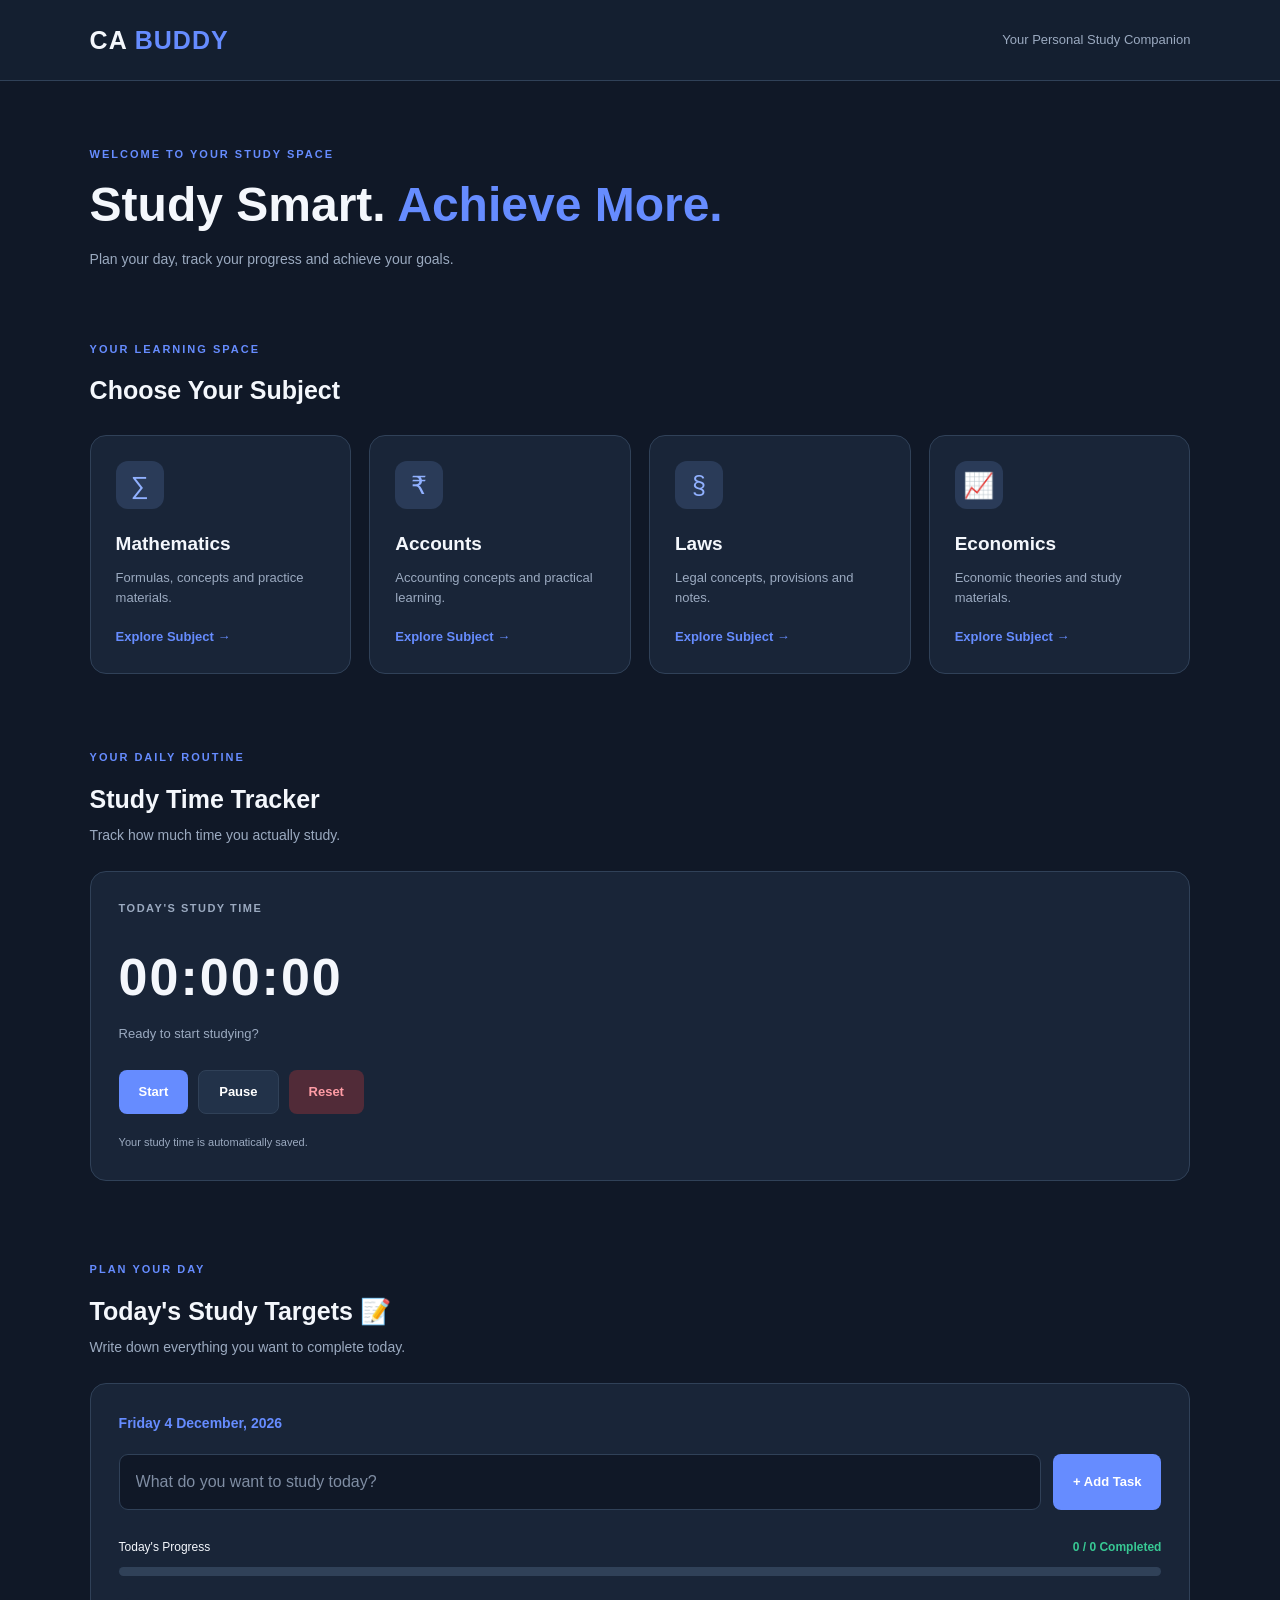
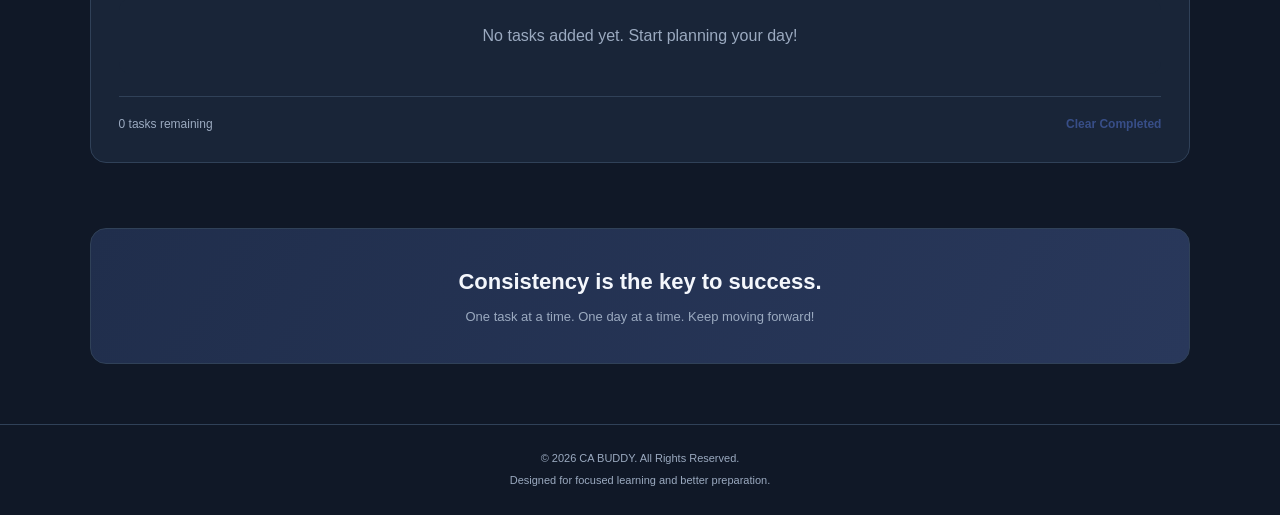
<file: index.html>
<!DOCTYPE html>
<html lang="en">
<head>
    <meta charset="UTF-8">
    <meta name="viewport" content="width=device-width, initial-scale=1.0">
    <meta name="theme-color" content="#101827">
    <title>CA BUDDY | Study Dashboard</title>
    <link rel="stylesheet" href="style.css">
    <script src="script.js" defer></script>
</head>
<body>

<header class="navbar">
    <a href="index.html" class="logo">CA <span>BUDDY</span></a>
    <span class="nav-tagline">Your Personal Study Companion</span>
</header>

<main class="container">

    <section class="welcome-section">
        <p class="eyebrow">WELCOME TO YOUR STUDY SPACE</p>
        <h1>Study Smart. <span>Achieve More.</span></h1>
        <p class="subtitle">
            Plan your day, track your progress and achieve your goals.
        </p>
    </section>

    <section class="section">
        <div class="section-heading">
            <p class="eyebrow">YOUR LEARNING SPACE</p>
            <h2>Choose Your Subject</h2>
        </div>

        <div class="subject-grid">

            <a href="maths.html" class="subject-card">
                <div class="subject-icon">∑</div>
                <h3>Mathematics</h3>
                <p>Formulas, concepts and practice materials.</p>
                <span class="card-link">Explore Subject →</span>
            </a>

            <a href="accounts.html" class="subject-card">
                <div class="subject-icon">₹</div>
                <h3>Accounts</h3>
                <p>Accounting concepts and practical learning.</p>
                <span class="card-link">Explore Subject →</span>
            </a>

            <a href="laws.html" class="subject-card">
                <div class="subject-icon">§</div>
                <h3>Laws</h3>
                <p>Legal concepts, provisions and notes.</p>
                <span class="card-link">Explore Subject →</span>
            </a>

            <a href="economics.html" class="subject-card">
                <div class="subject-icon">📈</div>
                <h3>Economics</h3>
                <p>Economic theories and study materials.</p>
                <span class="card-link">Explore Subject →</span>
            </a>

        </div>
    </section>

    <section class="tracker-section">

        <div class="section-heading">
            <p class="eyebrow">YOUR DAILY ROUTINE</p>
            <h2>Study Time Tracker</h2>
            <p class="subtitle">Track how much time you actually study.</p>
        </div>

        <div class="panel timer-panel">
            <p class="panel-label">TODAY'S STUDY TIME</p>

            <div class="timer-display" id="timerDisplay">
                00:00:00
            </div>

            <p class="muted-text" id="timerStatus">
                Ready to start studying?
            </p>

            <div class="timer-buttons">
                <button id="startBtn" class="btn btn-primary">Start</button>
                <button id="pauseBtn" class="btn btn-secondary">Pause</button>
                <button id="resetBtn" class="btn btn-danger">Reset</button>
            </div>

            <p class="small-note">Your study time is automatically saved.</p>
        </div>

    </section>

    <section class="todo-section">

        <div class="section-heading">
            <p class="eyebrow">PLAN YOUR DAY</p>
            <h2>Today's Study Targets 📝</h2>
            <p class="subtitle">
                Write down everything you want to complete today.
            </p>
        </div>

        <div class="panel todo-panel">

            <div class="todo-date">
                <span id="todayDate"></span>
            </div>

            <form id="taskForm" class="task-form">

                <input
                    type="text"
                    id="taskInput"
                    placeholder="What do you want to study today?"
                    maxlength="150"
                    autocomplete="off"
                    required
                >

                <button type="submit" class="btn btn-primary">
                    + Add Task
                </button>

            </form>

            <div class="todo-progress">

                <div class="progress-label">
                    <span>Today's Progress</span>
                    <strong id="taskProgressText">0 / 0 Completed</strong>
                </div>

                <div class="progress-bar">
                    <div id="taskProgressFill" class="progress-fill"></div>
                </div>

            </div>

            <div id="taskList" class="task-list"></div>

            <p id="emptyMessage" class="empty-message">
                No tasks added yet. Start planning your day!
            </p>

            <div class="todo-footer">
                <span id="remainingTasks">0 tasks remaining</span>
                <button id="clearCompletedBtn" class="clear-btn" type="button">
                    Clear Completed
                </button>
            </div>

        </div>

    </section>

    <section class="motivation-section">
        <h2>Consistency is the key to success.</h2>
        <p>One task at a time. One day at a time. Keep moving forward!</p>
    </section>

</main>

<footer class="footer">
    <p>© 2026 CA BUDDY. All Rights Reserved.</p>
    <p>Designed for focused learning and better preparation.</p>
</footer>

</body>
</html>
</file>
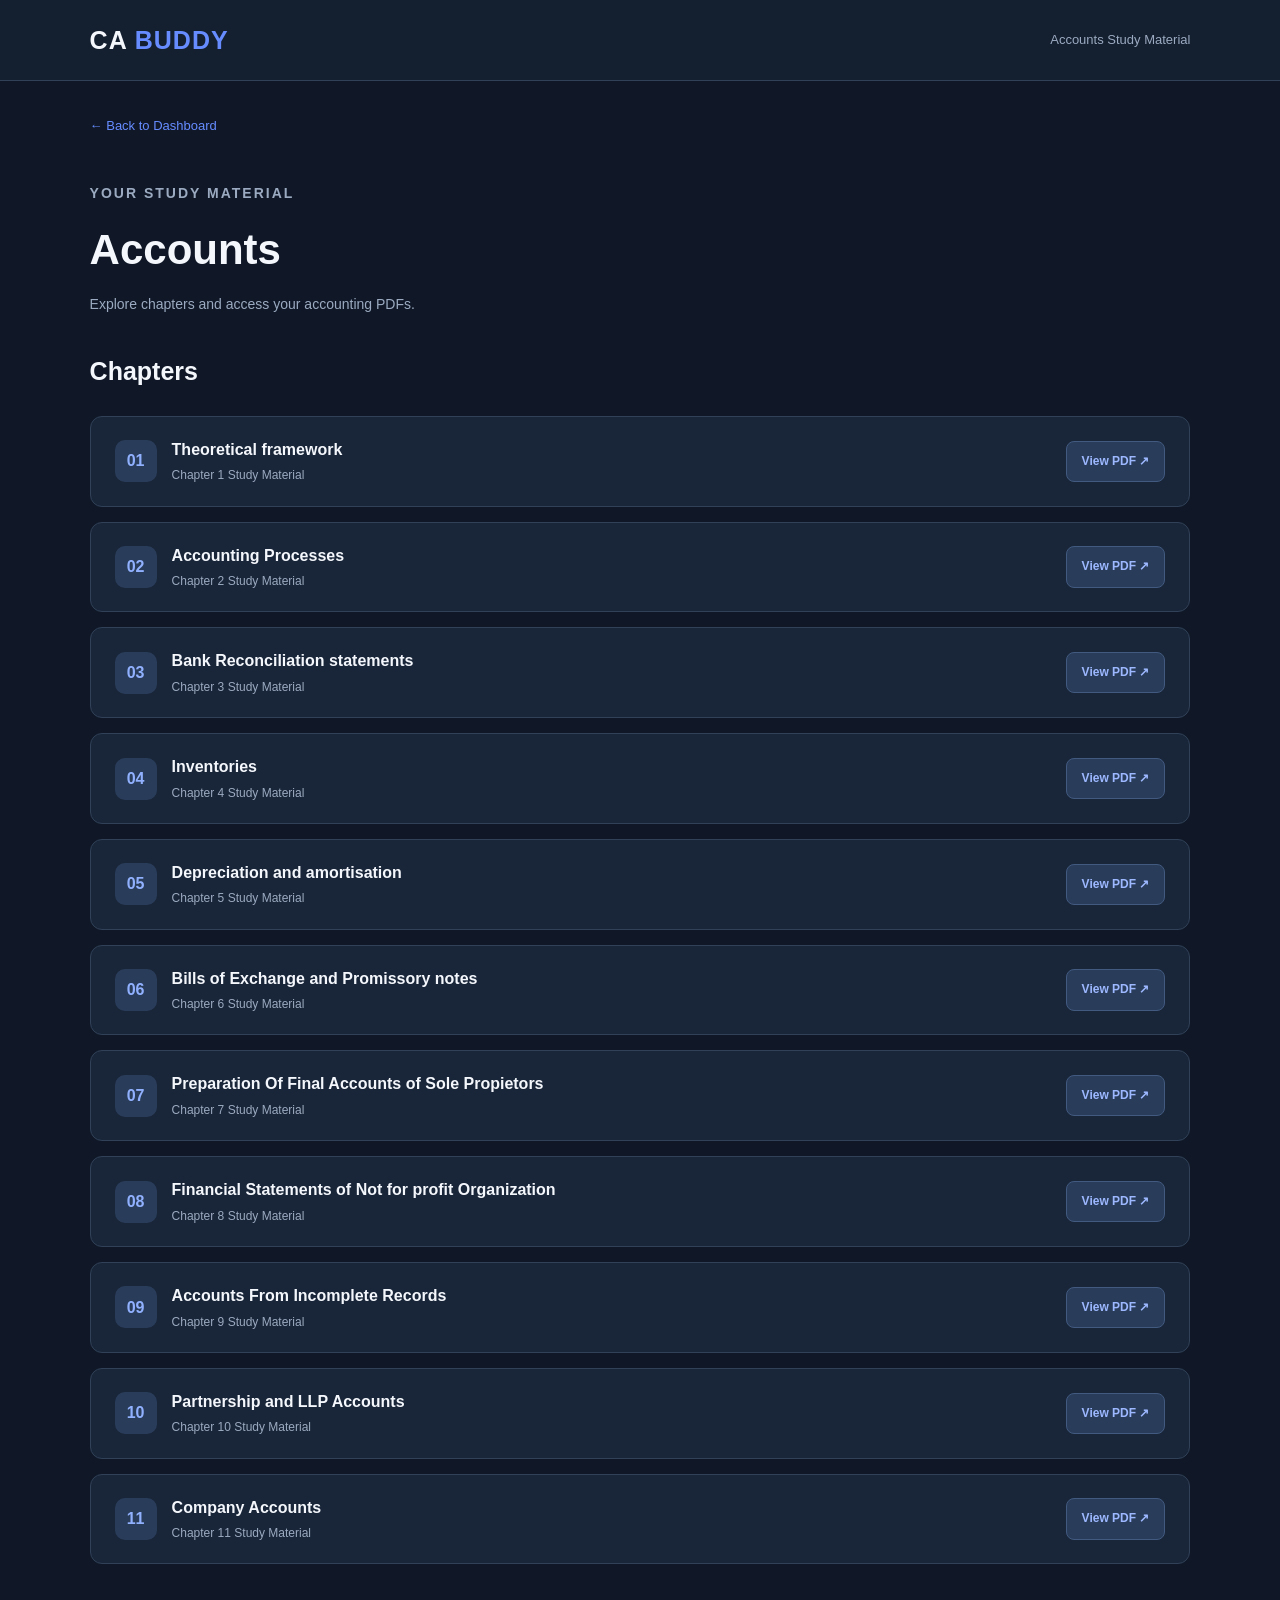
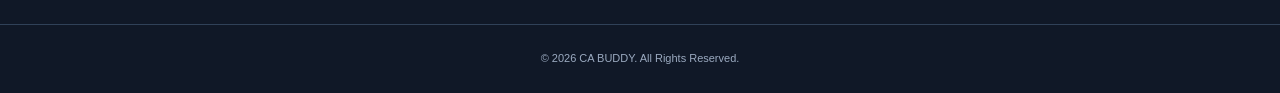
<file: accounts.html>
<!DOCTYPE html>
<html lang="en">
<head>
    <meta charset="UTF-8">
    <meta name="viewport" content="width=device-width, initial-scale=1.0">
    <title>Accounts | CA BUDDY</title>
    <link rel="stylesheet" href="style.css">
</head>
<body>
<header class="navbar">
    <a href="index.html" class="logo">CA <span>BUDDY</span></a>
    <span class="nav-tagline">Accounts Study Material</span>
</header>
<main class="container">
    <a href="index.html" class="back-link">← Back to Dashboard</a>
    <section class="subject-header">
        <p class="eyebrow">YOUR STUDY MATERIAL</p>
        <h1>Accounts</h1>
        <p>Explore chapters and access your accounting PDFs.</p>
    </section>
    <section class="chapter-section">
        <div class="section-heading"><h2>Chapters</h2></div>
        <div class="chapter-list">
            <div class="chapter-card">
                <div class="chapter-info">
                    <span class="chapter-number">01</span>
                    <div><h3>Theoretical framework</h3><p>Chapter 1 Study Material</p></div>
                </div>
                <a class="pdf-button" href="assets/THEORETICAL FRAMEWORK.pdf" target="_blank">View PDF ↗</a>
            </div>
            <div class="chapter-card">
                <div class="chapter-info">
                    <span class="chapter-number">02</span>
                    <div><h3>Accounting Processes</h3><p>Chapter 2 Study Material</p></div>
                </div>
                <a class="pdf-button" href="assets/ACCOUNTING PROCESS.pdf" target="_blank">View PDF ↗</a>
            </div>
            <div class="chapter-card">
                <div class="chapter-info">
                    <span class="chapter-number">03</span>
                    <div><h3>Bank Reconciliation statements</h3><p>Chapter 3 Study Material</p></div>
                </div>
                <a class="pdf-button" href="assets/BANK RECONCILIATION STATEMENTS.pdf" target="_blank">View PDF ↗</a>
            </div>
            <div class="chapter-card">
                <div class="chapter-info">
                    <span class="chapter-number">04</span>
                    <div><h3>Inventories</h3><p>Chapter 4 Study Material</p></div>
                </div>
                <a class="pdf-button" href="assets/INVENTORIES.pdf" target="_blank">View PDF ↗</a>
            </div>
            <div class="chapter-card">
                <div class="chapter-info">
                    <span class="chapter-number">05</span>
                    <div><h3>Depreciation and amortisation</h3><p>Chapter 5 Study Material</p></div>
                </div>
                <a class="pdf-button" href="assets/DEPRECIATION AND AMORTISATION.pdf" target="_blank">View PDF ↗</a>
            </div>
            <div class="chapter-card">
                <div class="chapter-info">
                    <span class="chapter-number">06</span>
                    <div><h3>Bills of Exchange and Promissory notes</h3><p>Chapter 6 Study Material</p></div>
                </div>
                <a class="pdf-button" href="assets/BILLS OF EXCHANGE AND PROMISORY NOTES.pdf" target="_blank">View PDF ↗</a>
            </div>
            <div class="chapter-card">
                <div class="chapter-info">
                    <span class="chapter-number">07</span>
                    <div><h3>Preparation Of Final Accounts of Sole Propietors</h3><p>Chapter 7 Study Material</p></div>
                </div>
                <a class="pdf-button" href="pdfs/accounts/chapter2.pdf" target="_blank">View PDF ↗</a>
            </div>
            <div class="chapter-card">
                <div class="chapter-info">
                    <span class="chapter-number">08</span>
                    <div><h3>Financial Statements of Not for profit Organization</h3><p>Chapter 8 Study Material</p></div>
                </div>
                <a class="pdf-button" href="assets/FINANCIAL STATEMENTS OF NOT FOR PROFIT ORGANIZATION.pdf" target="_blank">View PDF ↗</a>
            </div>
            <div class="chapter-card">
                <div class="chapter-info">
                    <span class="chapter-number">09</span>
                    <div><h3>Accounts From Incomplete Records</h3><p>Chapter 9 Study Material</p></div>
                </div>
                <a class="pdf-button" href="assets/ACCOUNTS FROM INCOMPLETE RECORDS.pdf" target="_blank">View PDF ↗</a>
            </div>
            <div class="chapter-card">
                <div class="chapter-info">
                    <span class="chapter-number">10</span>
                    <div><h3>Partnership and LLP Accounts</h3><p>Chapter 10 Study Material</p></div>
                </div>
                <a class="pdf-button" href="pdfs/accounts/chapter2.pdf" target="_blank">View PDF ↗</a>
            </div>
            <div class="chapter-card">
                <div class="chapter-info">
                    <span class="chapter-number">11</span>
                    <div><h3>Company Accounts</h3><p>Chapter 11 Study Material</p></div>
                </div>
                <a class="pdf-button" href="assets/COMPANY ACCOUNTS.pdf" target="_blank">View PDF ↗</a>
            </div>

        </div>
    </section>
</main>
<footer class="footer">© 2026 CA BUDDY. All Rights Reserved.</footer>
</body>
</html>
</file>
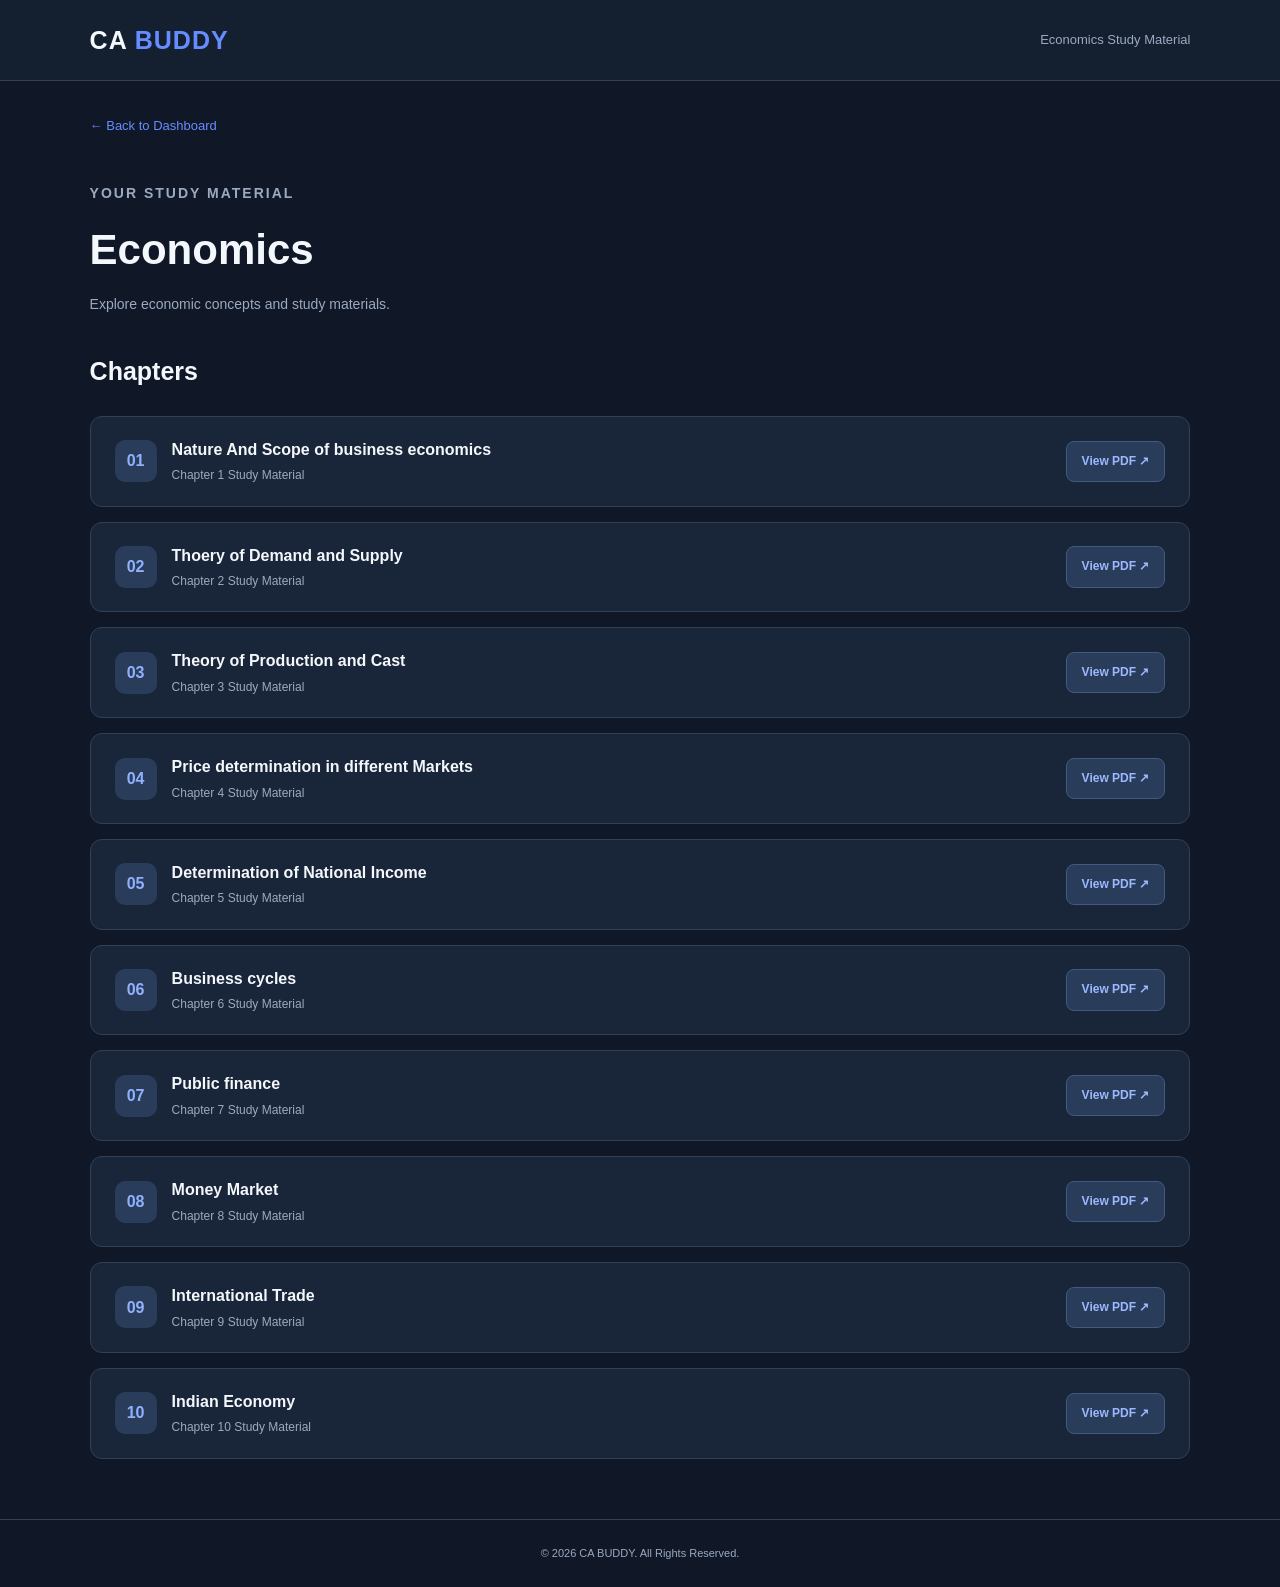
<file: economics.html>
<!DOCTYPE html>
<html lang="en">
<head>
    <meta charset="UTF-8">
    <meta name="viewport" content="width=device-width, initial-scale=1.0">
    <title>Economics | CA BUDDY</title>
    <link rel="stylesheet" href="style.css">
</head>
<body>
<header class="navbar">
    <a href="index.html" class="logo">CA <span>BUDDY</span></a>
    <span class="nav-tagline">Economics Study Material</span>
</header>
<main class="container">
    <a href="index.html" class="back-link">← Back to Dashboard</a>
    <section class="subject-header">
        <p class="eyebrow">YOUR STUDY MATERIAL</p>
        <h1>Economics</h1>
        <p>Explore economic concepts and study materials.</p>
    </section>
    <section class="chapter-section">
        <div class="section-heading"><h2>Chapters</h2></div>
        <div class="chapter-list">
            <div class="chapter-card">
                <div class="chapter-info">
                    <span class="chapter-number">01</span>
                    <div><h3>Nature And Scope of business economics</h3><p>Chapter 1 Study Material</p></div>
                </div>
                <a class="pdf-button" href="assets/93846bos-aps6111-p4-ch1u2_merge.pdf" target="_blank">View PDF ↗</a>
            </div>
            <div class="chapter-card">
                <div class="chapter-info">
                    <span class="chapter-number">02</span>
                    <div><h3>Thoery of Demand and Supply</h3><p>Chapter 2 Study Material</p></div>
                </div>
                <a class="pdf-button" href="assets/93847bos-aps6111-p4-ch2u1_merge.pdf" target="_blank">View PDF ↗</a>
            </div>
            <div class="chapter-card">
                <div class="chapter-info">
                    <span class="chapter-number">03</span>
                    <div><h3>Theory of Production and Cast</h3><p>Chapter 3 Study Material</p></div>
                </div>
                <a class="pdf-button" href="assets/93851bos-aps6111-p4-ch3u2_merge.pdf" target="_blank">View PDF ↗</a>
            </div>
            <div class="chapter-card">
                <div class="chapter-info">
                    <span class="chapter-number">04</span>
                    <div><h3>Price determination in different Markets</h3><p>Chapter 4 Study Material</p></div>
                </div>
                <a class="pdf-button" href="assets/93854bos-aps6111-p4-ch4u3_merge.pdf" target="_blank">View PDF ↗</a>
            </div>
            <div class="chapter-card">
                <div class="chapter-info">
                    <span class="chapter-number">05</span>
                    <div><h3>Determination of National Income</h3><p>Chapter 5 Study Material</p></div>
                </div>
                <a class="pdf-button" href="assets/93857bos-aps6111-p4-ch5u2_merge.pdf" target="_blank">View PDF ↗</a>
            </div>
            <div class="chapter-card">
                <div class="chapter-info">
                    <span class="chapter-number">06</span>
                    <div><h3>Business cycles</h3><p>Chapter 6 Study Material</p></div>
                </div>
                <a class="pdf-button" href="assets/93858bos-aps6111-p4-ch6.pdf" target="_blank">View PDF ↗</a>
            </div>
            <div class="chapter-card">
                <div class="chapter-info">
                    <span class="chapter-number">07</span>
                    <div><h3>Public finance</h3><p>Chapter 7 Study Material</p></div>
                </div>
                <a class="pdf-button" href="assets/93862bos-aps6111-p4-ch7u4_merge.pdf" target="_blank">View PDF ↗</a>
            </div>
            <div class="chapter-card">
                <div class="chapter-info">
                    <span class="chapter-number">08</span>
                    <div><h3>Money Market</h3><p>Chapter 8 Study Material</p></div>
                </div>
                <a class="pdf-button" href="assets/93865bos-aps6111-p4-ch8u3_merge.pdf" target="_blank">View PDF ↗</a>
            </div>
            <div class="chapter-card">
                <div class="chapter-info">
                    <span class="chapter-number">09</span>
                    <div><h3>International Trade</h3><p>Chapter 9 Study Material</p></div>
                </div>
                <a class="pdf-button" href="assets/93866bos-aps6111-p4-ch9u1_merge.pdf" target="_blank">View PDF ↗</a>
            </div>
            <div class="chapter-card">
                <div class="chapter-info">
                    <span class="chapter-number">10</span>
                    <div><h3>Indian Economy</h3><p>Chapter 10 Study Material</p></div>
                </div>
                <a class="pdf-button" href="assets/93871bos-aps6111-p4-ch10.pdf" target="_blank">View PDF ↗</a>
            </div>

        </div>
    </section>
</main>
<footer class="footer">© 2026 CA BUDDY. All Rights Reserved.</footer>
</body>
</html>
</file>
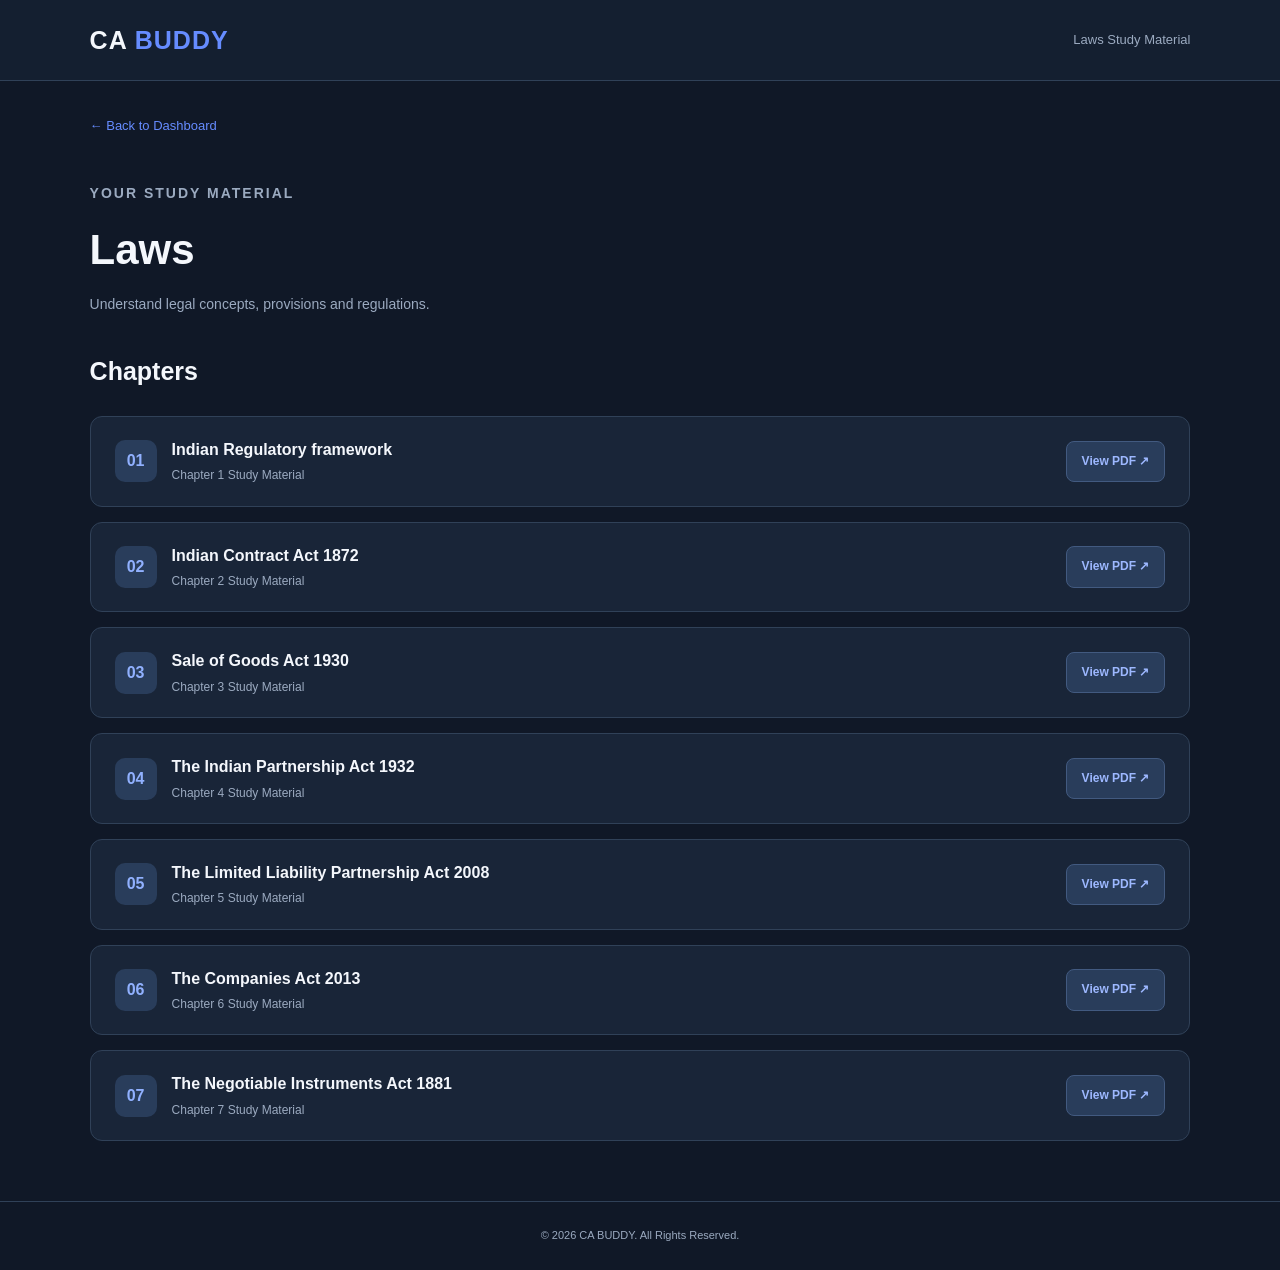
<file: laws.html>
<!DOCTYPE html>
<html lang="en">
<head>
    <meta charset="UTF-8">
    <meta name="viewport" content="width=device-width, initial-scale=1.0">
    <title>Laws | CA BUDDY</title>
    <link rel="stylesheet" href="style.css">
</head>
<body>
<header class="navbar">
    <a href="index.html" class="logo">CA <span>BUDDY</span></a>
    <span class="nav-tagline">Laws Study Material</span>
</header>
<main class="container">
    <a href="index.html" class="back-link">← Back to Dashboard</a>
    <section class="subject-header">
        <p class="eyebrow">YOUR STUDY MATERIAL</p>
        <h1>Laws</h1>
        <p>Understand legal concepts, provisions and regulations.</p>
    </section>
    <section class="chapter-section">
        <div class="section-heading"><h2>Chapters</h2></div>
        <div class="chapter-list">
            <div class="chapter-card">
                <div class="chapter-info">
                    <span class="chapter-number">01</span>
                    <div><h3>Indian Regulatory framework</h3><p>Chapter 1 Study Material</p></div>
                </div>
                <a class="pdf-button" href="assets/INDIAN REGULATORY FRAMEWORK.pdf" target="_blank">View PDF ↗</a>
            </div>
            <div class="chapter-card">
                <div class="chapter-info">
                    <span class="chapter-number">02</span>
                    <div><h3>Indian Contract Act 1872</h3><p>Chapter 2 Study Material</p></div>
                </div>
                <a class="pdf-button" href="assets/INDIAN CONTRACT ACT 1872.pdf" target="_blank">View PDF ↗</a>
            </div>
            <div class="chapter-card">
                <div class="chapter-info">
                    <span class="chapter-number">03</span>
                    <div><h3>Sale of Goods Act 1930</h3><p>Chapter 3 Study Material</p></div>
                </div>
                <a class="pdf-button" href="assets/THE SALES OF GOODS ACT 1930.pdf" target="_blank">View PDF ↗</a>
            </div>
             <div class="chapter-card">
                <div class="chapter-info">
                    <span class="chapter-number">04</span>
                    <div><h3>The Indian Partnership Act 1932</h3><p>Chapter 4 Study Material</p></div>
                </div>
                <a class="pdf-button" href="assets/THE INDIAN PARTNERSHIP ACT 1932.pdf" target="_blank">View PDF ↗</a>
            </div>
             <div class="chapter-card">
                <div class="chapter-info">
                    <span class="chapter-number">05</span>
                    <div><h3>The Limited Liability Partnership Act 2008</h3><p>Chapter 5 Study Material</p></div>
                </div>
                <a class="pdf-button" href="assets/THE LIMITED LIABILITY PARTNERSHIP ACT 2008.pdf" target="_blank">View PDF ↗</a>
            </div>
             <div class="chapter-card">
                <div class="chapter-info">
                    <span class="chapter-number">06</span>
                    <div><h3>The Companies Act 2013</h3><p>Chapter 6 Study Material</p></div>
                </div>
                <a class="pdf-button" href="assets/THE COMPANIES ACT 2013.pdf" target="_blank">View PDF ↗</a>
            </div>
             <div class="chapter-card">
                <div class="chapter-info">
                    <span class="chapter-number">07</span>
                    <div><h3>The Negotiable Instruments Act 1881</h3><p>Chapter 7 Study Material</p></div>
                </div>
                <a class="pdf-button" href="assets/THE NEGOTIABLE INSTRUMENTS ACT 1881.pdf" target="_blank">View PDF ↗</a>
            </div>

        </div>
    </section>
</main>
<footer class="footer">© 2026 CA BUDDY. All Rights Reserved.</footer>
</body>
</html>
</file>
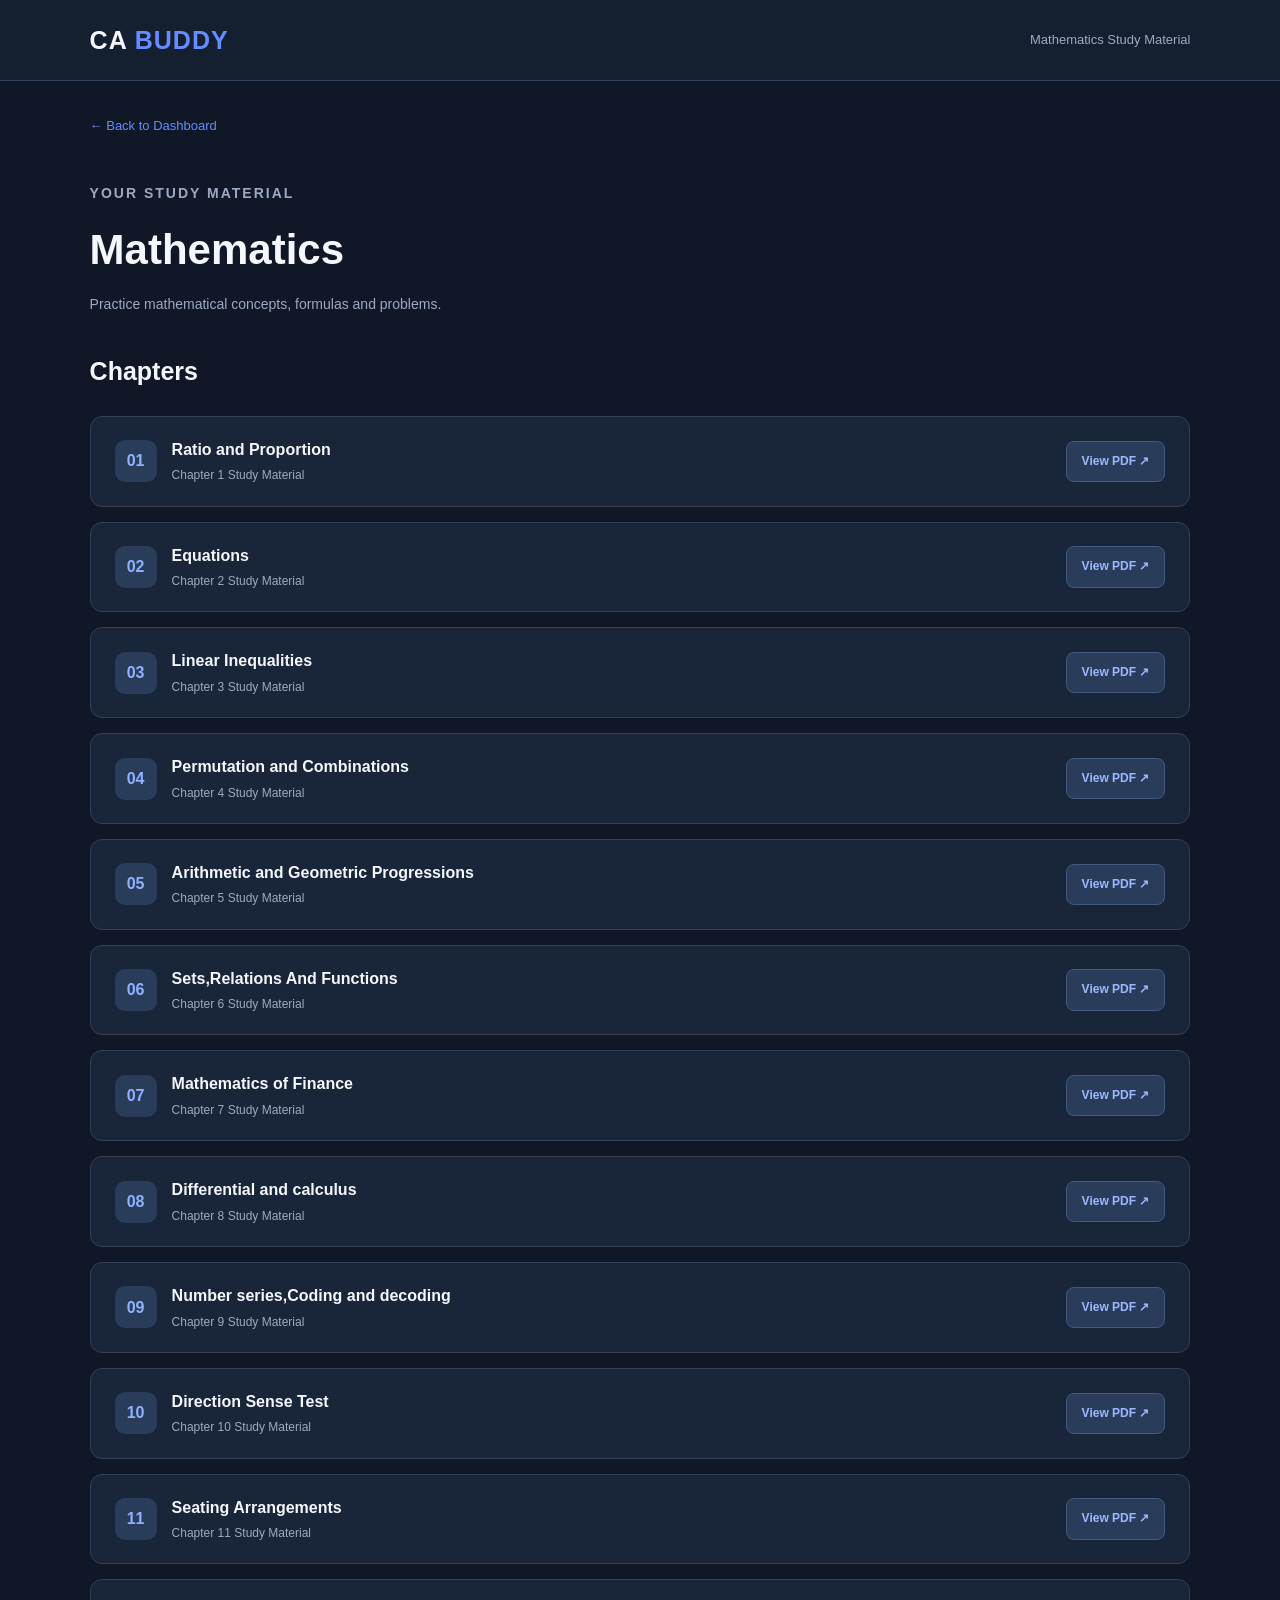
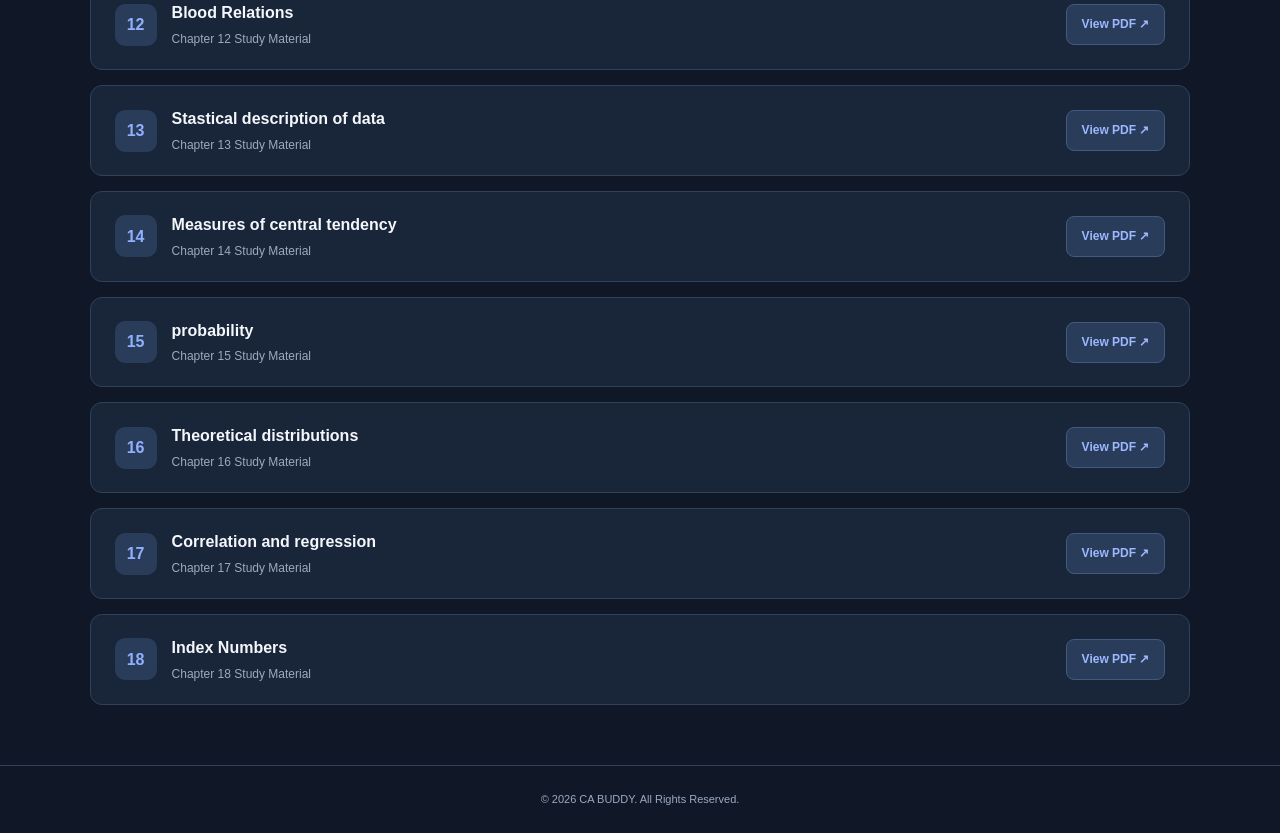
<file: maths.html>
<!DOCTYPE html>
<html lang="en">
<head>
    <meta charset="UTF-8">
    <meta name="viewport" content="width=device-width, initial-scale=1.0">
    <title>Mathematics | CA BUDDY</title>
    <link rel="stylesheet" href="style.css">
</head>
<body>
<header class="navbar">
    <a href="index.html" class="logo">CA <span>BUDDY</span></a>
    <span class="nav-tagline">Mathematics Study Material</span>
</header>
<main class="container">
    <a href="index.html" class="back-link">← Back to Dashboard</a>
    <section class="subject-header">
        <p class="eyebrow">YOUR STUDY MATERIAL</p>
        <h1>Mathematics</h1>
        <p>Practice mathematical concepts, formulas and problems.</p>
    </section>
    <section class="chapter-section">
        <div class="section-heading"><h2>Chapters</h2></div>
        <div class="chapter-list">
            <div class="chapter-card">
                <div class="chapter-info">
                    <span class="chapter-number">01</span>
                    <div><h3>Ratio and Proportion</h3><p>Chapter 1 Study Material</p></div>
                </div>
                <a class="pdf-button" href="assets1/RATION AND PROPORTION INDICES LOGARITHMS.pdf" target="_blank">View PDF ↗</a>
            </div>
            <div class="chapter-card">
                <div class="chapter-info">
                    <span class="chapter-number">02</span>
                    <div><h3>Equations</h3><p>Chapter 2 Study Material</p></div>
                </div>
                <a class="pdf-button" href="assets1/EQUATIONS.pdf" target="_blank">View PDF ↗</a>
            </div>
            <div class="chapter-card">
                <div class="chapter-info">
                    <span class="chapter-number">03</span>
                    <div><h3>Linear Inequalities</h3><p>Chapter 3 Study Material</p></div>
                </div>
                <a class="pdf-button" href="assets1/LINEAR INEQUALITIES.pdf" target="_blank">View PDF ↗</a>
            </div>
            <div class="chapter-card">
                <div class="chapter-info">
                    <span class="chapter-number">04</span>
                    <div><h3>Permutation and Combinations</h3><p>Chapter 4 Study Material</p></div>
                </div>
                <a class="pdf-button" href="assets1/BASIC CONCEPTS OF PERMUTATION AND COMBINATIONS.pdf" target="_blank">View PDF ↗</a>
            </div>
            <div class="chapter-card">
                <div class="chapter-info">
                    <span class="chapter-number">05</span>
                    <div><h3>Arithmetic and Geometric Progressions</h3><p>Chapter 5 Study Material</p></div>
                </div>
                <a class="pdf-button" href="assets1/SEQUENCE AND SERIES ARITHMETIC AND GEOMETRIC PROGRESSION.pdf" target="_blank">View PDF ↗</a>
            </div>
            <div class="chapter-card">
                <div class="chapter-info">
                    <span class="chapter-number">06</span>
                    <div><h3>Sets,Relations And Functions</h3><p>Chapter 6 Study Material</p></div>
                </div>
                <a class="pdf-button" href="assets1/SETS RELATIONS and FUNCTIONS.pdf" target="_blank">View PDF ↗</a>
            </div>
            <div class="chapter-card">
                <div class="chapter-info">
                    <span class="chapter-number">07</span>
                    <div><h3>Mathematics of Finance</h3><p>Chapter 7 Study Material</p></div>
                </div>
                <a class="pdf-button" href="assets1/MATHEMATICS OF FINANCE.pdf" target="_blank">View PDF ↗</a>
            </div>
            <div class="chapter-card">
                <div class="chapter-info">
                    <span class="chapter-number">08</span>
                    <div><h3>Differential and calculus</h3><p>Chapter 8 Study Material</p></div>
                </div>
                <a class="pdf-button" href="assets1/BASIC APPLICATIONS OF DIFFERENTIAL.pdf" target="_blank">View PDF ↗</a>
            </div>
            <div class="chapter-card">
                <div class="chapter-info">
                    <span class="chapter-number">09</span>
                    <div><h3>Number series,Coding and decoding</h3><p>Chapter 9 Study Material</p></div>
                </div>
                <a class="pdf-button" href="assets1/NUMBERS CODING DECODING.pdf" target="_blank">View PDF ↗</a>
            </div>
            <div class="chapter-card">
                <div class="chapter-info">
                    <span class="chapter-number">10</span>
                    <div><h3>Direction Sense Test</h3><p>Chapter 10 Study Material</p></div>
                </div>
                <a class="pdf-button" href="assets1/DIRECTION SENSE TEST.pdf" target="_blank">View PDF ↗</a>
            </div>
            <div class="chapter-card">
                <div class="chapter-info">
                    <span class="chapter-number">11</span>
                    <div><h3>Seating Arrangements</h3><p>Chapter 11 Study Material</p></div>
                </div>
                <a class="pdf-button" href="assets1/93832bos-aps6110-p3-ch11.pdf" target="_blank">View PDF ↗</a>
            </div>
            <div class="chapter-card">
                <div class="chapter-info">
                    <span class="chapter-number">12</span>
                    <div><h3>Blood Relations</h3><p>Chapter 12 Study Material</p></div>
                </div>
                <a class="pdf-button" href="assets1/93833bos-aps6110-p3-ch12.pdf" target="_blank">View PDF ↗</a>
            </div>
            <div class="chapter-card">
                <div class="chapter-info">
                    <span class="chapter-number">13</span>
                    <div><h3>Stastical description of data</h3><p>Chapter 13 Study Material</p></div>
                </div>
                <a class="pdf-button" href="assets/93835bos-aps6110-p3-ch13u2_merge.pdf" target="_blank">View PDF ↗</a>
            </div>
            <div class="chapter-card">
                <div class="chapter-info">
                    <span class="chapter-number">14</span>
                    <div><h3>Measures of central tendency</h3><p>Chapter 14 Study Material</p></div>
                </div>
                <a class="pdf-button" href="assets/93837bos-aps6110-p3-ch14u2_merge.pdf" target="_blank">View PDF ↗</a>
            </div>
            <div class="chapter-card">
                <div class="chapter-info">
                    <span class="chapter-number">15</span>
                    <div><h3>probability</h3><p>Chapter 15 Study Material</p></div>
                </div>
                <a class="pdf-button" href="assets1/93838bos-aps6110-p3-ch15.pdf" target="_blank">View PDF ↗</a>
            </div>
            <div class="chapter-card">
                <div class="chapter-info">
                    <span class="chapter-number">16</span>
                    <div><h3>Theoretical distributions</h3><p>Chapter 16 Study Material</p></div>
                </div>
                <a class="pdf-button" href="assets1/93839bos-aps6110-p3-ch16.pdf" target="_blank">View PDF ↗</a>
            </div>
            <div class="chapter-card">
                <div class="chapter-info">
                    <span class="chapter-number">17</span>
                    <div><h3>Correlation and regression</h3><p>Chapter 17 Study Material</p></div>
                </div>
                <a class="pdf-button" href="assets1/93840bos-aps6110-p3-ch17.pdf" target="_blank">View PDF ↗</a>
            </div>
            <div class="chapter-card">
                <div class="chapter-info">
                    <span class="chapter-number">18</span>
                    <div><h3>Index Numbers</h3><p>Chapter 18 Study Material</p></div>
                </div>
                <a class="pdf-button" href="assets1/93841bos-aps6110-p3-ch18.pdf" target="_blank">View PDF ↗</a>
            </div>

        </div>
    </section>
</main>
<footer class="footer">© 2026 CA BUDDY. All Rights Reserved.</footer>
</body>
</html>
</file>
<file: style.css>
/* ==========================================
   CA BUDDY - COMPLETE RESPONSIVE STYLESHEET
========================================== */

/* GLOBAL VARIABLES */

:root {
    --background: #101827;
    --surface: #192538;
    --surface-light: #223249;
    --primary: #668CFF;
    --primary-hover: #4D72E8;
    --text: #F4F7FC;
    --muted: #9BAAC0;
    --border: #304158;
    --success: #38C994;
    --danger: #E66B75;
}

/* RESET */

* {
    margin: 0;
    padding: 0;
    box-sizing: border-box;
}

html {
    scroll-behavior: smooth;
}

body {
    font-family: Arial, Helvetica, sans-serif;
    background: var(--background);
    color: var(--text);
    min-height: 100vh;
    line-height: 1.6;
}

a {
    color: inherit;
    text-decoration: none;
}

button,
input {
    font: inherit;
}

/* NAVBAR */

.navbar {
    display: flex;
    align-items: center;
    justify-content: space-between;
    padding: 20px 7%;
    background: #141F30;
    border-bottom: 1px solid var(--border);
}

.logo {
    font-size: 25px;
    font-weight: 800;
    letter-spacing: 1px;
}

.logo span {
    color: var(--primary);
}

.nav-tagline {
    color: var(--muted);
    font-size: 13px;
}

/* MAIN CONTAINER */

.container {
    width: 86%;
    max-width: 1250px;
    margin: auto;
}

/* WELCOME SECTION */

.welcome-section {
    padding: 65px 0 45px;
}

.eyebrow {
    color: var(--primary);
    font-size: 11px;
    font-weight: 700;
    letter-spacing: 2px;
    margin-bottom: 12px;
}

.welcome-section h1 {
    font-size: clamp(30px, 5vw, 48px);
    line-height: 1.2;
    margin-bottom: 15px;
}

.welcome-section h1 span {
    color: var(--primary);
}

.subtitle {
    color: var(--muted);
    font-size: 14px;
}

/* SECTION HEADINGS */

.section {
    padding: 25px 0 45px;
}

.section-heading {
    margin-bottom: 25px;
}

.section-heading h2 {
    font-size: 25px;
    margin-bottom: 5px;
}

/* SUBJECT GRID */

.subject-grid {
    display: grid;
    grid-template-columns: repeat(4, 1fr);
    gap: 18px;
}

/* SUBJECT CARDS */

.subject-card {
    display: flex;
    flex-direction: column;
    align-items: flex-start;
    min-height: 225px;
    padding: 25px;
    border: 1px solid var(--border);
    border-radius: 16px;
    background: var(--surface);
    transition: 0.3s ease;
}

.subject-card:hover {
    transform: translateY(-6px);
    border-color: var(--primary);
    background: var(--surface-light);
}

.subject-icon {
    width: 48px;
    height: 48px;
    display: grid;
    place-items: center;
    background: #2A3B58;
    border-radius: 12px;
    font-size: 25px;
    margin-bottom: 20px;
    color: #91B1FF;
}

.subject-card h3 {
    font-size: 19px;
    margin-bottom: 8px;
}

.subject-card p {
    font-size: 13px;
    color: var(--muted);
    margin-bottom: 18px;
}

.card-link {
    margin-top: auto;
    font-size: 13px;
    font-weight: 700;
    color: var(--primary);
}

/* STUDY TRACKER SECTION */

.tracker-section {
    padding: 30px 0 55px;
}

/* COMMON PANELS */

.panel {
    background: var(--surface);
    border: 1px solid var(--border);
    border-radius: 16px;
    padding: 28px;
}

.panel-label {
    font-size: 11px;
    font-weight: 700;
    letter-spacing: 1.5px;
    color: var(--muted);
}

/* TIMER */

.timer-panel {
    max-width: 100%;
}

.timer-display {
    font-size: clamp(35px, 6vw, 52px);
    font-weight: 800;
    letter-spacing: 2px;
    margin: 18px 0 5px;
    color: var(--text);
    font-variant-numeric: tabular-nums;
}

.muted-text {
    color: var(--muted);
    font-size: 13px;
}

.timer-buttons {
    display: flex;
    flex-wrap: wrap;
    gap: 10px;
    margin-top: 25px;
}

.btn {
    border: none;
    border-radius: 8px;
    padding: 11px 20px;
    cursor: pointer;
    font-size: 13px;
    font-weight: 700;
    transition: 0.2s;
}

.btn-primary {
    background: var(--primary);
    color: white;
}

.btn-primary:hover {
    background: var(--primary-hover);
}

.btn-secondary {
    background: var(--surface-light);
    color: white;
    border: 1px solid var(--border);
}

.btn-secondary:hover {
    background: #30445F;
}

.btn-danger {
    background: #512B38;
    color: #FF9CA5;
}

.btn-danger:hover {
    background: #713441;
}

.small-note {
    font-size: 11px;
    color: var(--muted);
    margin-top: 20px;
}

/* ==========================================
   DAILY STUDY TARGET / TO-DO LIST
========================================== */

.todo-section {
    padding: 25px 0 55px;
}

.todo-panel {
    padding: 28px;
}

/* DATE */

.todo-date {
    color: var(--primary);
    font-weight: 700;
    font-size: 14px;
    margin-bottom: 20px;
}

/* TASK INPUT FORM */

.task-form {
    display: flex;
    gap: 12px;
    margin-bottom: 28px;
}

.task-form input {
    flex: 1;
    min-width: 0;
    padding: 14px 16px;
    border: 1px solid var(--border);
    background: var(--background);
    color: var(--text);
    border-radius: 9px;
    outline: none;
    transition: 0.2s;
}

.task-form input:focus {
    border-color: var(--primary);
}

.task-form input::placeholder {
    color: #7F8DA3;
}

/* PROGRESS SECTION */

.todo-progress {
    margin-bottom: 22px;
}

.todo-progress .progress-label {
    display: flex;
    justify-content: space-between;
    align-items: center;
    font-size: 12px;
    margin-bottom: 10px;
}

.todo-progress .progress-label strong {
    color: var(--success);
}

/* PROGRESS BAR */

.progress-bar {
    width: 100%;
    height: 9px;
    background: #304158;
    border-radius: 20px;
    overflow: hidden;
}

.progress-fill {
    height: 100%;
    width: 0%;
    background: var(--success);
    border-radius: 20px;
    transition: width 0.4s ease;
}

/* TASK LIST */

.task-list {
    display: flex;
    flex-direction: column;
    gap: 10px;
}

/* INDIVIDUAL TASK */

.task-item {
    display: flex;
    align-items: center;
    gap: 12px;
    padding: 15px;
    background: var(--background);
    border: 1px solid var(--border);
    border-radius: 10px;
    transition: 0.2s;
}

.task-item:hover {
    border-color: var(--primary);
}

/* TASK CHECKBOX */

.task-checkbox {
    width: 19px;
    height: 19px;
    accent-color: var(--success);
    cursor: pointer;
    flex-shrink: 0;
}

/* TASK TEXT */

.task-text {
    flex: 1;
    min-width: 0;
    overflow-wrap: anywhere;
    font-size: 14px;
}

/* COMPLETED TASK */

.task-item.completed .task-text {
    text-decoration: line-through;
    color: var(--muted);
}

/* DELETE BUTTON */

.delete-task {
    border: none;
    background: #512B38;
    color: #FF9CA5;
    border-radius: 7px;
    padding: 7px 11px;
    cursor: pointer;
    font-size: 12px;
    flex-shrink: 0;
    transition: 0.2s;
}

.delete-task:hover {
    background: #713441;
}

/* EMPTY TASK MESSAGE */

.empty-message {
    color: var(--muted);
    padding: 25px;
    text-align: center;
    background: var(--surface);
    border-radius: 12px;
}

/* TODO FOOTER */

.todo-footer {
    display: flex;
    align-items: center;
    justify-content: space-between;
    gap: 12px;
    margin-top: 22px;
    padding-top: 18px;
    border-top: 1px solid var(--border);
    color: var(--muted);
    font-size: 12px;
}

/* CLEAR COMPLETED BUTTON */

.clear-btn {
    background: transparent;
    border: none;
    color: var(--primary);
    font-weight: 700;
    cursor: pointer;
    transition: 0.2s;
}

.clear-btn:hover {
    color: white;
}

.clear-btn:disabled {
    opacity: 0.4;
    cursor: not-allowed;
}

/* ==========================================
   SUBJECT PAGES
========================================== */

/* BACK TO DASHBOARD */

.back-link {
    display: inline-block;
    color: var(--primary);
    font-size: 13px;
    margin: 35px 0 20px;
}

.back-link:hover {
    color: white;
}

/* SUBJECT HEADER */

.subject-header {
    padding: 25px 0 35px;
}

.subject-header h1 {
    font-size: clamp(30px, 5vw, 42px);
    margin-bottom: 10px;
}

.subject-header p {
    color: var(--muted);
    font-size: 14px;
}

/* CHAPTER SECTION */

.chapter-section {
    padding-bottom: 60px;
}

.chapter-list {
    display: grid;
    gap: 15px;
}

/* CHAPTER CARD */

.chapter-card {
    display: flex;
    align-items: center;
    justify-content: space-between;
    gap: 15px;
    background: var(--surface);
    border: 1px solid var(--border);
    border-radius: 12px;
    padding: 20px 24px;
    transition: 0.2s;
}

.chapter-card:hover {
    border-color: var(--primary);
    transform: translateY(-2px);
}

/* CHAPTER INFORMATION */

.chapter-info {
    display: flex;
    align-items: center;
    gap: 15px;
}

.chapter-number {
    min-width: 42px;
    height: 42px;
    display: grid;
    place-items: center;
    border-radius: 10px;
    background: #293D5B;
    color: #91B1FF;
    font-weight: 700;
}

.chapter-info h3 {
    font-size: 16px;
}

.chapter-info p {
    color: var(--muted);
    font-size: 12px;
    margin-top: 4px;
}

/* PDF BUTTON */

.pdf-button {
    display: inline-block;
    background: #293D5B;
    color: #9DB8FF;
    border: 1px solid #425A80;
    padding: 10px 15px;
    border-radius: 8px;
    font-size: 12px;
    font-weight: 700;
    white-space: nowrap;
    transition: 0.2s;
}

.pdf-button:hover {
    background: var(--primary);
    color: white;
}

/* ==========================================
   MOTIVATION SECTION
========================================== */

.motivation-section {
    text-align: center;
    background: linear-gradient(120deg, #202E4C, #29385B);
    border: 1px solid var(--border);
    border-radius: 16px;
    padding: 35px 20px;
    margin: 10px 0 60px;
}

.motivation-section h2 {
    font-size: 22px;
    margin-bottom: 8px;
}

.motivation-section p {
    color: var(--muted);
    font-size: 13px;
}

/* ==========================================
   FOOTER
========================================== */

.footer {
    border-top: 1px solid var(--border);
    text-align: center;
    padding: 25px 15px;
    color: var(--muted);
    font-size: 11px;
}

.footer p + p {
    margin-top: 5px;
}

/* ==========================================
   TABLET RESPONSIVENESS
========================================== */

@media (max-width: 900px) {

    .subject-grid {
        grid-template-columns: repeat(2, 1fr);
    }

    .container {
        width: 90%;
    }

}

/* ==========================================
   MOBILE RESPONSIVENESS
========================================== */

@media (max-width: 550px) {

    /* Navbar */

    .navbar {
        padding: 17px 5%;
    }

    .logo {
        font-size: 21px;
    }

    .nav-tagline {
        font-size: 10px;
    }

    /* Main container */

    .container {
        width: 90%;
    }

    /* Welcome */

    .welcome-section {
        padding-top: 45px;
    }

    .welcome-section h1 {
        font-size: 32px;
    }

    /* Subject cards */

    .subject-grid {
        grid-template-columns: 1fr;
        gap: 12px;
    }

    .subject-card {
        min-height: 190px;
        padding: 20px;
    }

    /* Tracker */

    .panel {
        padding: 20px;
    }

    .timer-display {
        font-size: 38px;
    }

    .timer-buttons {
        gap: 8px;
    }

    .timer-buttons .btn {
        padding: 10px 14px;
    }

    /* To-do list */

    .todo-panel {
        padding: 18px;
    }

    .task-form {
        flex-direction: column;
    }

    .task-form input {
        width: 100%;
    }

    .task-form button {
        width: 100%;
    }

    .task-item {
        padding: 12px;
    }

    .task-text {
        font-size: 13px;
    }

    .todo-footer {
        align-items: flex-start;
        flex-direction: column;
    }

    /* Subject chapters */

    .chapter-card {
        align-items: flex-start;
        flex-direction: column;
        padding: 17px;
    }

    .chapter-info h3 {
        font-size: 14px;
    }

    .pdf-button {
        width: 100%;
        text-align: center;
    }

    /* Motivation */

    .motivation-section {
        padding: 28px 15px;
    }

    .motivation-section h2 {
        font-size: 18px;
    }

}

/* ==========================================
   ACCESSIBILITY AND INTERACTION
========================================== */

button:focus-visible,
a:focus-visible,
input:focus-visible {
    outline: 2px solid var(--primary);
    outline-offset: 3px;
}

button:disabled {
    opacity: 0.5;
    cursor: not-allowed;
}

[hidden] {
    display: none !important;
}
</file>
